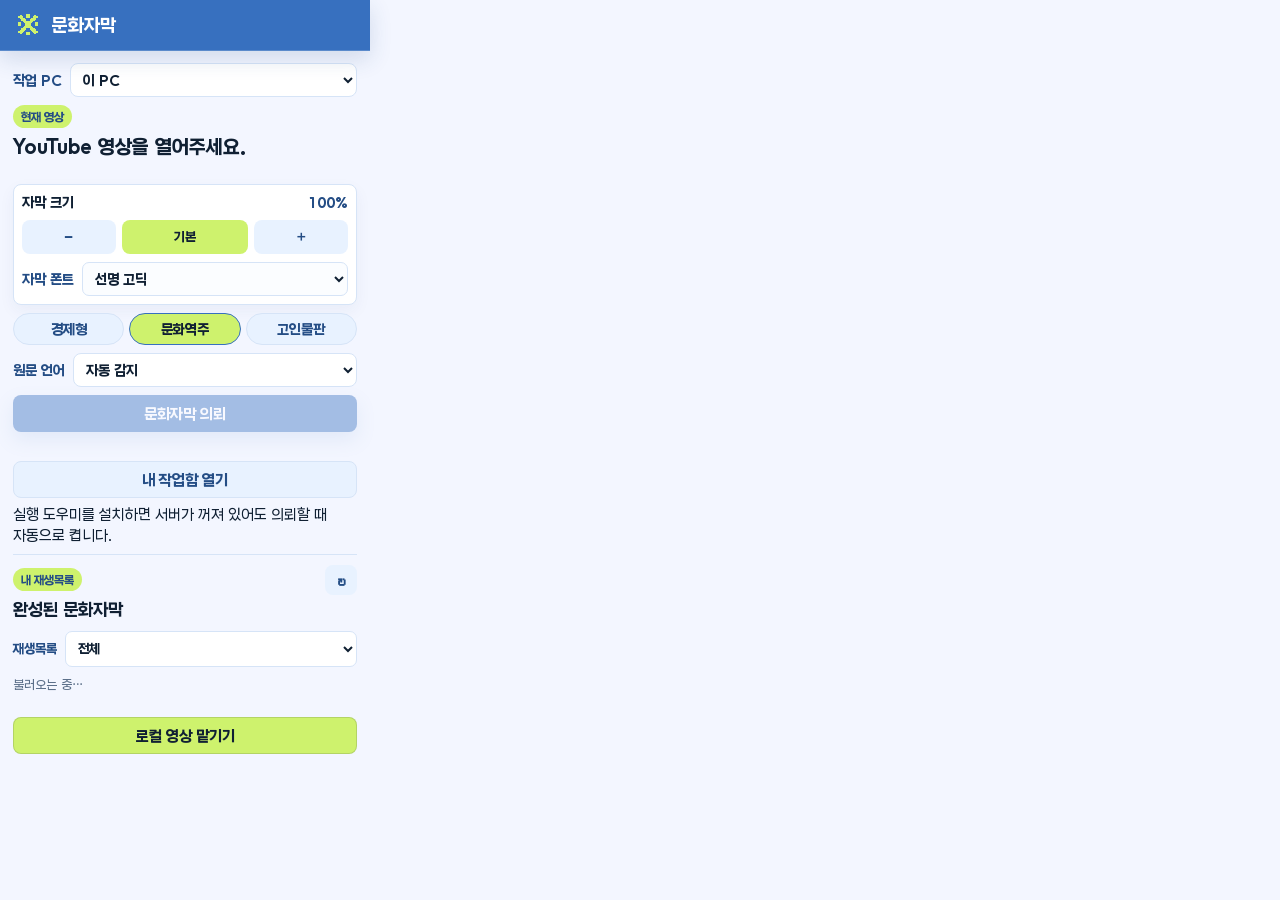
<file: app/extension/popup.html>
<!doctype html>
<html lang="ko">
<head>
  <meta charset="utf-8">
  <link rel="stylesheet" href="popup.css">
</head>
<body>
  <header><span><img src="icon-32.png" alt=""></span><strong>문화자막</strong></header>
  <main>
    <label class="language-control" for="server-target"><span>작업 PC</span>
      <select id="server-target"><option value="local">이 PC</option></select>
    </label>
    <p class="label">현재 영상</p>
    <h1 id="title">YouTube 영상을 열어주세요.</h1>
    <section class="size-control" aria-labelledby="size-title">
      <div class="size-heading"><strong id="size-title">자막 크기</strong><output id="size-value">100%</output></div>
      <div class="size-buttons">
        <button id="size-down" type="button" aria-label="자막 작게">−</button>
        <button id="size-reset" type="button">기본</button>
        <button id="size-up" type="button" aria-label="자막 크게">＋</button>
      </div>
      <label class="font-control" for="subtitle-font"><span>자막 폰트</span>
        <select id="subtitle-font">
          <option value="gothic">선명 고딕</option>
          <option value="a2z">A2Z</option>
          <option value="serif">명조</option>
          <option value="mono">고정폭</option>
        </select>
      </label>
    </section>
    <div class="level-row">
      <label><input type="radio" name="level" value="economy"> 경제형</label>
      <label><input type="radio" name="level" value="culture" checked> 문화역주</label>
      <label><input type="radio" name="level" value="curator"> 고인물판</label>
    </div>
    <label class="language-control" for="source-language">
      <span>원문 언어</span>
      <select id="source-language">
        <option value="auto" selected>자동 감지</option>
        <option value="tr">튀르키예어</option>
        <option value="fa">페르시아어</option>
        <option value="pt">포르투갈어(브라질 포함)</option>
        <option value="es">스페인어</option>
        <option value="ar">아랍어</option>
        <option value="ja">일본어</option>
        <option value="zh">중국어</option>
        <option value="ru">러시아어</option>
        <option value="pl">폴란드어</option>
        <option value="en">영어</option>
      </select>
    </label>
    <button id="queue" class="primary" type="button" disabled>문화자막 의뢰</button>
    <p id="status" role="status"></p>
    <button id="open-queue" class="quick-queue" type="button">내 작업함 열기</button>
    <p class="server-start-help">실행 도우미를 설치하면 서버가 꺼져 있어도 의뢰할 때 자동으로 켭니다.</p>
    <section class="playlist" aria-labelledby="playlist-title">
      <div class="playlist-heading">
        <p class="label">내 재생목록</p>
        <button id="refresh-playlist" class="icon-button" type="button" aria-label="새로고침">↻</button>
      </div>
      <h2 id="playlist-title">완성된 문화자막</h2>
      <label class="playlist-filter" for="playlist-filter"><span>재생목록</span><select id="playlist-filter"><option value="all">전체</option></select></label>
      <div id="playlist-items"><p class="empty">불러오는 중…</p></div>
    </section>
  </main>
  <footer>
    <button id="open-local" type="button">로컬 영상 맡기기</button>
  </footer>
  <script src="popup.js"></script>
</body>
</html>
</file>
<file: app/extension/popup.css>
@font-face { font-family: "A2Z"; src: url("fonts/A2Z-Regular.ttf") format("truetype"); font-weight: 400; font-display: swap; }
@font-face { font-family: "A2Z"; src: url("fonts/A2Z-Medium.ttf") format("truetype"); font-weight: 500; font-display: swap; }
@font-face { font-family: "A2Z"; src: url("fonts/A2Z-Bold.ttf") format("truetype"); font-weight: 700 950; font-display: swap; }
:root { --moon:#f3f6ff; --panel:#fff; --soft:#e8f2ff; --ink:#102033; --muted:#5c708a; --harbor:#3770bf; --harbor-dark:#244d85; --herb:#cef26d; --line:#d6e4f7; }
* { box-sizing: border-box; }
body { width: 370px; max-height: 580px; margin: 0; overflow-y: auto; color: var(--ink); background: var(--moon); font: 15px/1.42 "A2Z", "Pretendard", "Segoe UI", "Malgun Gothic", sans-serif; word-break: keep-all; overflow-wrap: break-word; }
header { position: sticky; top: 0; z-index: 5; display: flex; align-items: center; gap: 9px; padding: 10px 13px; color: #fff; background: var(--harbor); border-bottom: 1px solid rgba(255,255,255,.18); box-shadow: 0 8px 22px rgba(36,77,133,.16); }
header span { display: block; overflow: hidden; width: 30px; height: 30px; border-radius: 8px; }
header img { display: block; width: 100%; height: 100%; image-rendering: pixelated; }
header strong { font-size: 17px; font-weight: 900; }
main { padding: 12px 13px 9px; }
.label { display: inline-flex; align-items: center; min-height: 23px; margin: 0 0 6px; padding: 0 8px; color: var(--harbor-dark); background: var(--herb); border-radius: 999px; font-size: 11px; font-weight: 900; letter-spacing: 0; }
h1 { min-height: 42px; margin: 0 0 10px; font-size: 18px; line-height: 1.35; }
.size-control { margin: -2px 0 8px; padding: 8px; background: var(--panel); border: 1px solid var(--line); border-radius: 8px; box-shadow: 0 6px 16px rgba(31,67,112,.05); }
.size-heading { display: flex; align-items: center; justify-content: space-between; margin-bottom: 8px; font-size: 13px; }
.size-heading output { color: var(--harbor-dark); font-weight: 900; font-variant-numeric: tabular-nums; }
.size-buttons { display: grid; grid-template-columns: 1fr 1.35fr 1fr; gap: 6px; }
.size-buttons button { min-height: 34px; color: var(--harbor-dark); background: var(--soft); font-size: 14px; }
.size-buttons button:hover { background: #d9eaff; }
.size-buttons #size-reset { color: var(--ink); background: var(--herb); font-size: 12px; }
.size-buttons button:disabled { cursor: default; opacity: .42; }
.font-control { display: grid; grid-template-columns: auto 1fr; align-items: center; gap: 8px; margin-top: 8px; color: var(--harbor-dark); font-size: 13px; font-weight: 900; }
.font-control select { min-width: 0; min-height: 34px; padding: 0 8px; color: var(--ink); background: #fbfdff; border: 1px solid var(--line); border-radius: 7px; font: 700 13px "A2Z", "Malgun Gothic", sans-serif; }
.level-row { display: flex; gap: 5px; margin-bottom: 8px; }
.level-row label { flex: 1; padding: 6px 3px; text-align: center; color: var(--harbor-dark); background: var(--soft); border: 1px solid var(--line); border-radius: 999px; font-size: 13px; font-weight: 800; cursor: pointer; }
.level-row input { display: none; }
.level-row label:has(input:checked) { color: var(--ink); background: var(--herb); border-color: var(--harbor); }
.language-control { display: grid; grid-template-columns: auto 1fr; align-items: center; gap: 8px; margin: 0 0 8px; color: var(--harbor-dark); font-size: 13px; font-weight: 900; }
.language-control select { min-width: 0; min-height: 34px; padding: 0 8px; color: var(--ink); background: var(--panel); border: 1px solid var(--line); border-radius: 8px; font: 700 13px "A2Z", "Malgun Gothic", sans-serif; }
button { width: 100%; min-height: 37px; border: 0; border-radius: 8px; font: 800 14px "A2Z", "Malgun Gothic", sans-serif; cursor: pointer; transition: transform 120ms ease-out, background-color 120ms ease-out, color 120ms ease-out; }
button:hover:not(:disabled) { transform: translateY(-1px); }
button:focus-visible { outline: 3px solid var(--herb); outline-offset: 2px; }
.primary { color: #fff; background: var(--harbor); box-shadow: 0 8px 18px rgba(55,112,191,.2); }
.primary:hover:not(:disabled) { background: var(--harbor-dark); }
.primary:disabled { cursor: default; opacity: .42; }
#status { min-height: 19px; margin: 7px 0 0; color: var(--muted); font-size: 13px; font-weight: 700; }
.quick-queue { margin-top: 3px; color: var(--harbor-dark); background: var(--soft); border: 1px solid var(--line); }
.server-start-help { margin: 6px 0; font-size: 14px; line-height: 1.45; word-break: keep-all; overflow-wrap: anywhere; }
footer { display: grid; grid-template-columns: 1fr; gap: 6px; padding: 7px 13px 10px; }
footer button { color: var(--harbor-dark); background: var(--soft); border: 1px solid var(--line); }
#open-local { color: var(--ink); background: var(--herb); border-color: rgba(16,32,51,.14); }
.playlist { margin-top: 9px; padding-top: 10px; border-top: 1px solid var(--line); }
.playlist-heading { display: flex; align-items: center; justify-content: space-between; }
.playlist-heading .label { margin: 0; }
.playlist h2 { margin: 3px 0 10px; font-size: 16px; }
.playlist-filter { display: grid; grid-template-columns: auto 1fr; align-items: center; gap: 8px; margin: 0 0 9px; color: var(--harbor-dark); font-size: 12px; font-weight: 900; }
.playlist-filter select { min-width: 0; min-height: 36px; padding: 0 8px; color: var(--ink); background: var(--panel); border: 1px solid var(--line); border-radius: 7px; font: 700 12px "A2Z", "Malgun Gothic", sans-serif; }
.icon-button { width: 32px; min-height: 30px; color: var(--harbor-dark); background: var(--soft); font-size: 18px; }
.playlist-item { padding: 8px; margin-bottom: 6px; background: var(--panel); border: 1px solid var(--line); border-radius: 8px; box-shadow: 0 6px 16px rgba(31,67,112,.05); }
.playlist-item h3 { margin: 0 0 7px; overflow: hidden; font-size: 13px; line-height: 1.35; text-overflow: ellipsis; white-space: nowrap; }
.playlist-meta { margin: -3px 0 7px; color: var(--muted); font-size: 11px; }
.playlist-actions { display: grid; grid-template-columns: 1.2fr .65fr .85fr; gap: 5px; }
.playlist-actions button { min-height: 34px; padding: 4px; color: var(--harbor-dark); background: var(--soft); font-size: 11px; }
.playlist-actions .watch { color: var(--ink); background: var(--herb); }
.export-status { min-height: 16px; margin: 6px 0 0; color: var(--muted); font-size: 11px; }
.empty { margin: 8px 0; color: var(--muted); font-size: 12px; }

@media (prefers-reduced-motion: reduce) { button { transition: none; } button:hover:not(:disabled) { transform: none; } }
</file>
